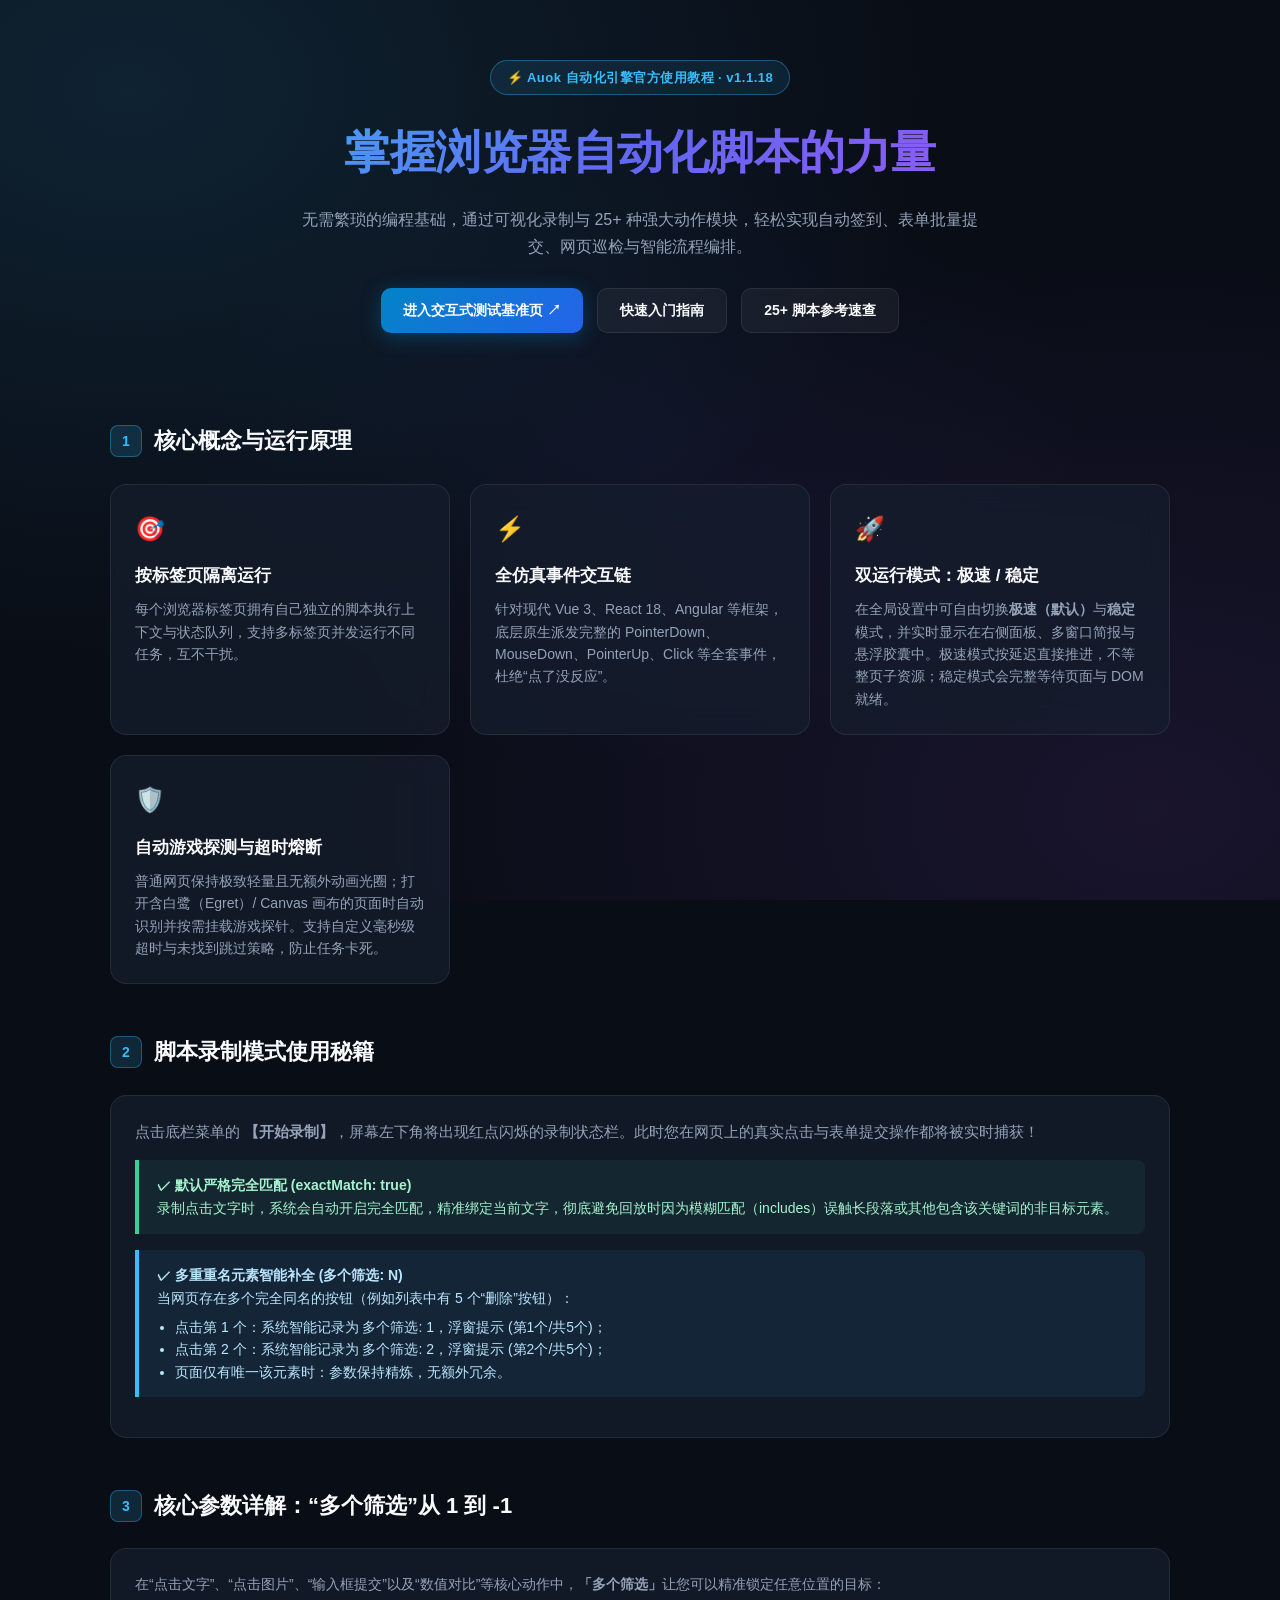
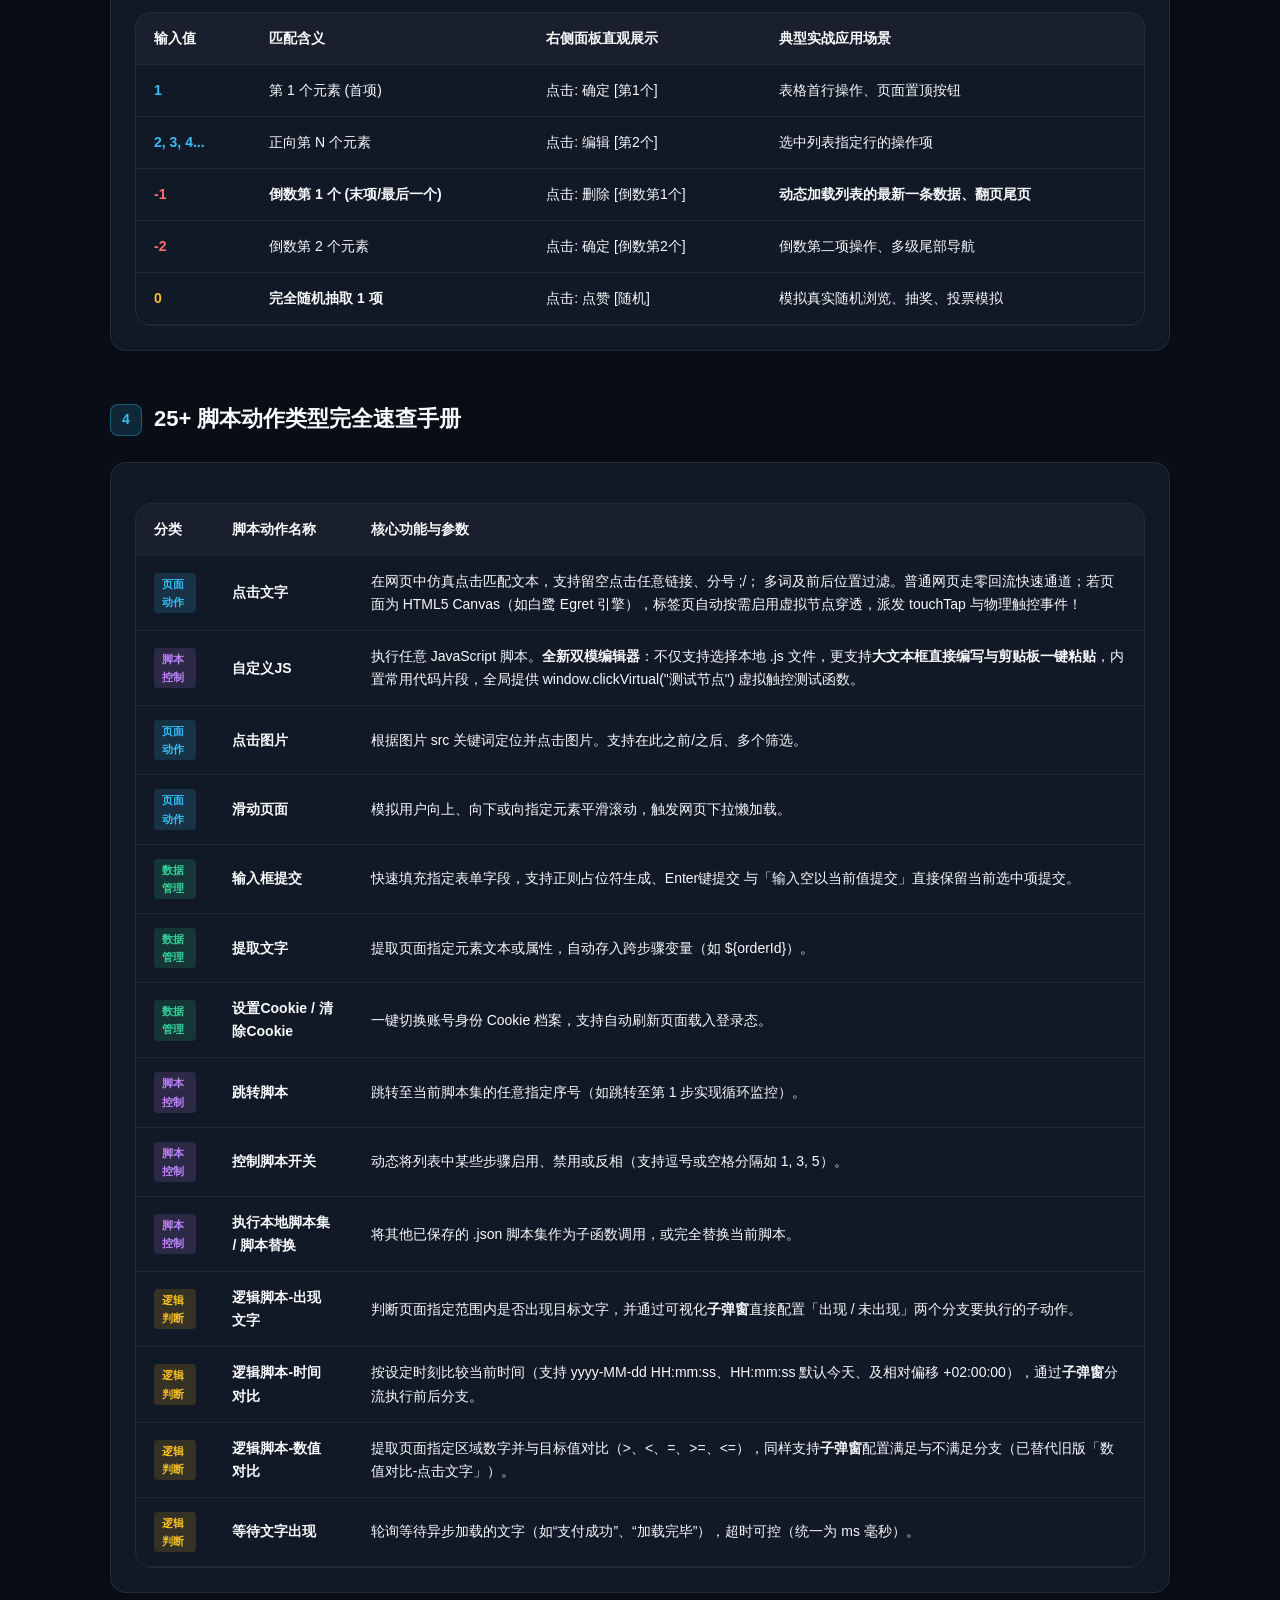
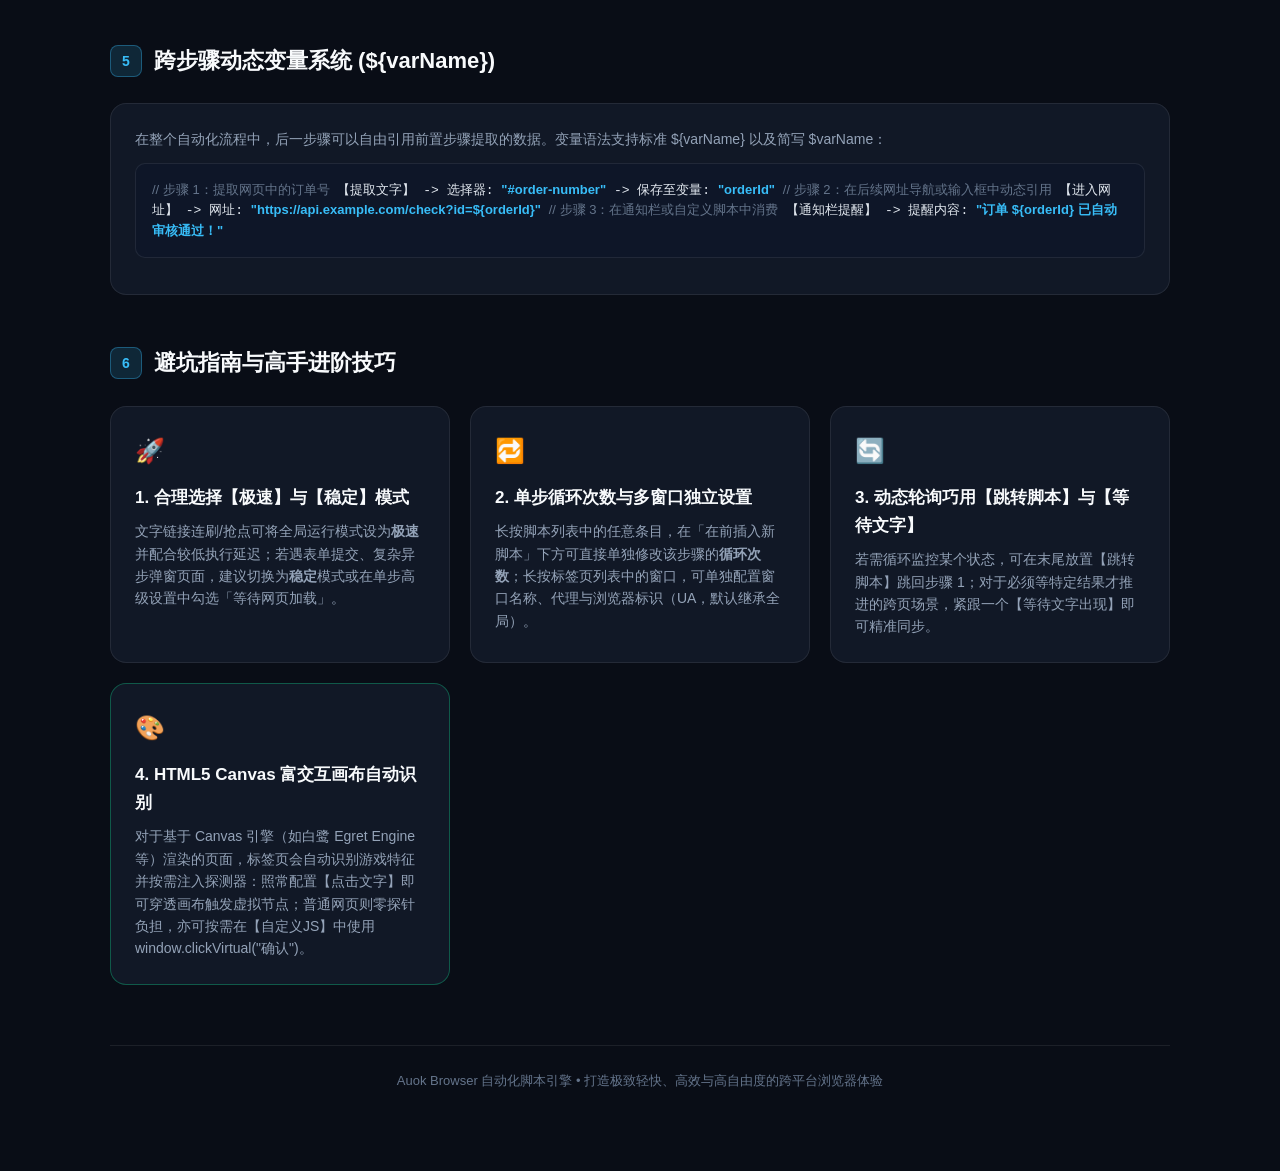
<file: assets/guide.html>
<!DOCTYPE html>
<html lang="zh-CN">
<head>
  <meta charset="UTF-8">
  <meta name="viewport" content="width=device-width, initial-scale=1.0">
  <title>Auok 浏览器自动化脚本引擎完全指南教程</title>
  <style>
    :root {
      --bg-dark: #090d16;
      --bg-card: rgba(22, 30, 46, 0.7);
      --bg-card-hover: rgba(30, 41, 64, 0.85);
      --border: rgba(255, 255, 255, 0.08);
      --border-active: rgba(56, 189, 248, 0.35);
      --primary: #38bdf8;
      --primary-gradient: linear-gradient(135deg, #38bdf8 0%, #6366f1 50%, #a855f7 100%);
      --accent-purple: #c084fc;
      --accent-green: #34d399;
      --accent-amber: #fbbf24;
      --accent-rose: #fb7185;
      --text-main: #f8fafc;
      --text-sub: #94a3b8;
      --text-dim: #64748b;
      --code-bg: rgba(15, 23, 42, 0.85);
      --radius-lg: 16px;
      --radius-md: 10px;
    }

    * {
      box-sizing: border-box;
      margin: 0;
      padding: 0;
      font-family: -apple-system, BlinkMacSystemFont, "Segoe UI", Roboto, "PingFang SC", "Microsoft YaHei", sans-serif;
    }

    body {
      background-color: var(--bg-dark);
      background-image: 
        radial-gradient(at 10% 10%, rgba(56, 189, 248, 0.12) 0px, transparent 50%),
        radial-gradient(at 90% 90%, rgba(168, 85, 247, 0.1) 0px, transparent 50%),
        radial-gradient(at 50% 50%, rgba(99, 102, 241, 0.06) 0px, transparent 50%);
      background-attachment: fixed;
      color: var(--text-main);
      line-height: 1.65;
      padding-bottom: 80px;
    }

    /* Container & Layout */
    .container {
      max-width: 1100px;
      margin: 0 auto;
      padding: 0 20px;
    }

    /* Hero Banner */
    .hero {
      padding: 60px 0 40px;
      text-align: center;
      position: relative;
    }
    .hero-badge {
      display: inline-flex;
      align-items: center;
      gap: 6px;
      padding: 6px 16px;
      border-radius: 9999px;
      background: rgba(56, 189, 248, 0.1);
      border: 1px solid var(--border-active);
      color: var(--primary);
      font-size: 13px;
      font-weight: 600;
      margin-bottom: 20px;
      letter-spacing: 0.5px;
    }
    .hero h1 {
      font-size: clamp(32px, 5vw, 46px);
      font-weight: 800;
      background: var(--primary-gradient);
      -webkit-background-clip: text;
      background-clip: text;
      -webkit-text-fill-color: transparent;
      margin-bottom: 16px;
      letter-spacing: -0.5px;
    }
    .hero p {
      font-size: 16px;
      color: var(--text-sub);
      max-width: 700px;
      margin: 0 auto 28px;
    }
    .hero-actions {
      display: flex;
      justify-content: center;
      gap: 14px;
      flex-wrap: wrap;
    }

    /* Modern Buttons */
    .btn {
      display: inline-flex;
      align-items: center;
      gap: 8px;
      padding: 10px 22px;
      border-radius: var(--radius-md);
      font-size: 14px;
      font-weight: 600;
      text-decoration: none;
      transition: all 0.25s ease;
      cursor: pointer;
      border: none;
    }
    .btn-primary {
      background: linear-gradient(135deg, #0284c7, #2563eb);
      color: #fff;
      box-shadow: 0 4px 20px rgba(2, 132, 199, 0.35);
    }
    .btn-primary:hover {
      box-shadow: 0 6px 24px rgba(2, 132, 199, 0.5);
      transform: translateY(-2px);
    }
    .btn-glass {
      background: rgba(255, 255, 255, 0.05);
      color: var(--text-main);
      border: 1px solid var(--border);
      backdrop-filter: blur(10px);
    }
    .btn-glass:hover {
      background: rgba(255, 255, 255, 0.1);
      border-color: var(--border-active);
      transform: translateY(-2px);
    }

    /* Section Styles */
    section {
      margin-top: 50px;
    }
    .section-header {
      margin-bottom: 24px;
      display: flex;
      align-items: center;
      gap: 12px;
    }
    .section-num {
      width: 32px;
      height: 32px;
      border-radius: 8px;
      background: rgba(56, 189, 248, 0.15);
      color: var(--primary);
      display: flex;
      align-items: center;
      justify-content: center;
      font-weight: 700;
      font-size: 14px;
      border: 1px solid var(--border-active);
    }
    .section-title {
      font-size: 22px;
      font-weight: 700;
      color: var(--text-main);
    }

    /* Glass Cards */
    .card-grid {
      display: grid;
      grid-template-columns: repeat(auto-fit, minmax(320px, 1fr));
      gap: 20px;
    }
    .card {
      background: var(--bg-card);
      backdrop-filter: blur(16px);
      -webkit-backdrop-filter: blur(16px);
      border: 1px solid var(--border);
      border-radius: var(--radius-lg);
      padding: 24px;
      transition: all 0.3s ease;
      position: relative;
      overflow: hidden;
    }
    .card:hover {
      background: var(--bg-card-hover);
      border-color: var(--border-active);
      box-shadow: 0 12px 30px -10px rgba(0, 0, 0, 0.4);
      transform: translateY(-2px);
    }
    .card-icon {
      font-size: 24px;
      margin-bottom: 14px;
      display: inline-block;
    }
    .card h3 {
      font-size: 17px;
      font-weight: 600;
      margin-bottom: 8px;
      color: var(--text-main);
    }
    .card p {
      font-size: 14px;
      color: var(--text-sub);
      line-height: 1.6;
    }

    /* Highlight Alerts */
    .alert {
      background: rgba(56, 189, 248, 0.08);
      border-left: 4px solid var(--primary);
      border-radius: 0 8px 8px 0;
      padding: 14px 18px;
      margin: 16px 0;
      font-size: 14px;
      color: #bae6fd;
    }
    .alert-success {
      background: rgba(52, 211, 153, 0.08);
      border-left-color: var(--accent-green);
      color: #a7f3d0;
    }
    .alert-warning {
      background: rgba(251, 191, 36, 0.08);
      border-left-color: var(--accent-amber);
      color: #fde68a;
    }

    /* Code Blocks & Examples */
    .code-box {
      background: var(--code-bg);
      border: 1px solid rgba(255, 255, 255, 0.08);
      border-radius: var(--radius-md);
      padding: 16px;
      margin: 12px 0;
      font-family: Consolas, Monaco, "Courier New", monospace;
      font-size: 13px;
      color: #e2e8f0;
      overflow-x: auto;
      line-height: 1.5;
    }
    .code-box .highlight {
      color: var(--primary);
      font-weight: bold;
    }
    .code-box .comment {
      color: var(--text-dim);
    }

    /* Interactive Table */
    .table-box {
      width: 100%;
      overflow-x: auto;
      border: 1px solid var(--border);
      border-radius: var(--radius-lg);
      margin-top: 16px;
    }
    table {
      width: 100%;
      border-collapse: collapse;
      font-size: 14px;
      text-align: left;
    }
    th, td {
      padding: 14px 18px;
      border-bottom: 1px solid rgba(255, 255, 255, 0.06);
    }
    th {
      background: rgba(255, 255, 255, 0.03);
      color: var(--text-main);
      font-weight: 600;
    }
    tr:hover td {
      background: rgba(255, 255, 255, 0.02);
    }
    .tag {
      display: inline-block;
      padding: 2px 8px;
      border-radius: 4px;
      font-size: 11px;
      font-weight: 600;
    }
    .tag-blue { background: rgba(56, 189, 248, 0.15); color: #38bdf8; }
    .tag-purple { background: rgba(192, 132, 252, 0.15); color: #c084fc; }
    .tag-green { background: rgba(52, 211, 153, 0.15); color: #34d399; }
    .tag-amber { background: rgba(251, 191, 36, 0.15); color: #fbbf24; }

    /* Footer */
    footer {
      text-align: center;
      margin-top: 60px;
      padding-top: 24px;
      border-top: 1px solid var(--border);
      color: var(--text-dim);
      font-size: 13px;
    }
  </style>
</head>
<body>
  <div class="container">
    <!-- Hero Banner -->
    <header class="hero">
      <div class="hero-badge">⚡ Auok 自动化引擎官方使用教程 · v1.1.18</div>
      <h1>掌握浏览器自动化脚本的力量</h1>
      <p>无需繁琐的编程基础，通过可视化录制与 25+ 种强大动作模块，轻松实现自动签到、表单批量提交、网页巡检与智能流程编排。</p>
      <div class="hero-actions">
        <a href="test_page.html" class="btn btn-primary">进入交互式测试基准页 ↗</a>
        <a href="#quickstart" class="btn btn-glass">快速入门指南</a>
        <a href="#script-types" class="btn btn-glass">25+ 脚本参考速查</a>
      </div>
    </header>

    <!-- 1. 快速入门 -->
    <section id="quickstart">
      <div class="section-header">
        <div class="section-num">1</div>
        <h2 class="section-title">核心概念与运行原理</h2>
      </div>
      <div class="card-grid">
        <div class="card">
          <div class="card-icon">🎯</div>
          <h3>按标签页隔离运行</h3>
          <p>每个浏览器标签页拥有自己独立的脚本执行上下文与状态队列，支持多标签页并发运行不同任务，互不干扰。</p>
        </div>
        <div class="card">
          <div class="card-icon">⚡</div>
          <h3>全仿真事件交互链</h3>
          <p>针对现代 Vue 3、React 18、Angular 等框架，底层原生派发完整的 PointerDown、MouseDown、PointerUp、Click 等全套事件，杜绝“点了没反应”。</p>
        </div>
        <div class="card">
          <div class="card-icon">🚀</div>
          <h3>双运行模式：极速 / 稳定</h3>
          <p>在全局设置中可自由切换<strong>极速（默认）</strong>与<strong>稳定</strong>模式，并实时显示在右侧面板、多窗口简报与悬浮胶囊中。极速模式按延迟直接推进，不等整页子资源；稳定模式会完整等待页面与 DOM 就绪。</p>
        </div>
        <div class="card">
          <div class="card-icon">🛡️</div>
          <h3>自动游戏探测与超时熔断</h3>
          <p>普通网页保持极致轻量且无额外动画光圈；打开含白鹭（Egret）/ Canvas 画布的页面时自动识别并按需挂载游戏探针。支持自定义毫秒级超时与未找到跳过策略，防止任务卡死。</p>
        </div>
      </div>
    </section>

    <!-- 2. 可视化录制模式秘籍 -->
    <section id="recording">
      <div class="section-header">
        <div class="section-num">2</div>
        <h2 class="section-title">脚本录制模式使用秘籍</h2>
      </div>
      <div class="card">
        <p style="margin-bottom: 14px; font-size: 15px;">
          点击底栏菜单的 <strong>【开始录制】</strong>，屏幕左下角将出现红点闪烁的录制状态栏。此时您在网页上的真实点击与表单提交操作都将被实时捕获！
        </p>

        <div class="alert alert-success">
          <strong>✓ 默认严格完全匹配 (exactMatch: true)</strong><br>
          录制点击文字时，系统会自动开启完全匹配，精准绑定当前文字，彻底避免回放时因为模糊匹配（includes）误触长段落或其他包含该关键词的非目标元素。
        </div>

        <div class="alert">
          <strong>✓ 多重重名元素智能补全 (多个筛选: N)</strong><br>
          当网页存在多个完全同名的按钮（例如列表中有 5 个“删除”按钮）：
          <ul style="margin: 6px 0 0 18px; line-height: 1.6;">
            <li>点击第 1 个：系统智能记录为 <code>多个筛选: 1</code>，浮窗提示 <code>(第1个/共5个)</code>；</li>
            <li>点击第 2 个：系统智能记录为 <code>多个筛选: 2</code>，浮窗提示 <code>(第2个/共5个)</code>；</li>
            <li>页面仅有唯一该元素时：参数保持精炼，无额外冗余。</li>
          </ul>
        </div>
      </div>
    </section>

    <!-- 3. “多个筛选”参数核心法则 -->
    <section id="multi-selection">
      <div class="section-header">
        <div class="section-num">3</div>
        <h2 class="section-title">核心参数详解：“多个筛选”从 1 到 -1</h2>
      </div>
      <div class="card">
        <p style="margin-bottom: 14px;">
          在“点击文字”、“点击图片”、“输入框提交”以及“数值对比”等核心动作中，<strong>「多个筛选」</strong>让您可以精准锁定任意位置的目标：
        </p>
        <div class="table-box">
          <table>
            <thead>
              <tr>
                <th>输入值</th>
                <th>匹配含义</th>
                <th>右侧面板直观展示</th>
                <th>典型实战应用场景</th>
              </tr>
            </thead>
            <tbody>
              <tr>
                <td><strong style="color: #38bdf8;">1</strong></td>
                <td>第 1 个元素 (首项)</td>
                <td><code>点击: 确定 [第1个]</code></td>
                <td>表格首行操作、页面置顶按钮</td>
              </tr>
              <tr>
                <td><strong style="color: #38bdf8;">2, 3, 4...</strong></td>
                <td>正向第 N 个元素</td>
                <td><code>点击: 编辑 [第2个]</code></td>
                <td>选中列表指定行的操作项</td>
              </tr>
              <tr>
                <td><strong style="color: #f87171;">-1</strong></td>
                <td><strong>倒数第 1 个 (末项/最后一个)</strong></td>
                <td><code>点击: 删除 [倒数第1个]</code></td>
                <td><strong>动态加载列表的最新一条数据、翻页尾页</strong></td>
              </tr>
              <tr>
                <td><strong style="color: #f87171;">-2</strong></td>
                <td>倒数第 2 个元素</td>
                <td><code>点击: 确定 [倒数第2个]</code></td>
                <td>倒数第二项操作、多级尾部导航</td>
              </tr>
              <tr>
                <td><strong style="color: #fbbf24;">0</strong></td>
                <td><strong>完全随机抽取 1 项</strong></td>
                <td><code>点击: 点赞 [随机]</code></td>
                <td>模拟真实随机浏览、抽奖、投票模拟</td>
              </tr>
            </tbody>
          </table>
        </div>
      </div>
    </section>

    <!-- 4. 25+ 脚本类型参考手册 -->
    <section id="script-types">
      <div class="section-header">
        <div class="section-num">4</div>
        <h2 class="section-title">25+ 脚本动作类型完全速查手册</h2>
      </div>
      <div class="card">
        <div class="table-box">
          <table>
            <thead>
              <tr>
                <th>分类</th>
                <th>脚本动作名称</th>
                <th>核心功能与参数</th>
              </tr>
            </thead>
            <tbody>
              <tr>
                <td><span class="tag tag-blue">页面动作</span></td>
                <td><strong>点击文字</strong></td>
                <td>在网页中仿真点击匹配文本，支持留空点击任意链接、分号 <code>;</code>/<code>；</code> 多词及前后位置过滤。普通网页走零回流快速通道；若页面为 HTML5 Canvas（如白鹭 Egret 引擎），标签页自动按需启用虚拟节点穿透，派发 touchTap 与物理触控事件！</td>
              </tr>
              <tr>
                <td><span class="tag tag-purple">脚本控制</span></td>
                <td><strong>自定义JS</strong></td>
                <td>执行任意 JavaScript 脚本。<strong>全新双模编辑器</strong>：不仅支持选择本地 <code>.js</code> 文件，更支持<strong>大文本框直接编写与剪贴板一键粘贴</strong>，内置常用代码片段，全局提供 <code>window.clickVirtual("测试节点")</code> 虚拟触控测试函数。</td>
              </tr>
              <tr>
                <td><span class="tag tag-blue">页面动作</span></td>
                <td><strong>点击图片</strong></td>
                <td>根据图片 src 关键词定位并点击图片。支持在此之前/之后、多个筛选。</td>
              </tr>
              <tr>
                <td><span class="tag tag-blue">页面动作</span></td>
                <td><strong>滑动页面</strong></td>
                <td>模拟用户向上、向下或向指定元素平滑滚动，触发网页下拉懒加载。</td>
              </tr>
              <tr>
                <td><span class="tag tag-green">数据管理</span></td>
                <td><strong>输入框提交</strong></td>
                <td>快速填充指定表单字段，支持正则占位符生成、<code>Enter键提交</code> 与「输入空以当前值提交」直接保留当前选中项提交。</td>
              </tr>
              <tr>
                <td><span class="tag tag-green">数据管理</span></td>
                <td><strong>提取文字</strong></td>
                <td>提取页面指定元素文本或属性，自动存入跨步骤变量（如 <code>${orderId}</code>）。</td>
              </tr>
              <tr>
                <td><span class="tag tag-green">数据管理</span></td>
                <td><strong>设置Cookie / 清除Cookie</strong></td>
                <td>一键切换账号身份 Cookie 档案，支持自动刷新页面载入登录态。</td>
              </tr>
              <tr>
                <td><span class="tag tag-purple">脚本控制</span></td>
                <td><strong>跳转脚本</strong></td>
                <td>跳转至当前脚本集的任意指定序号（如跳转至第 1 步实现循环监控）。</td>
              </tr>
              <tr>
                <td><span class="tag tag-purple">脚本控制</span></td>
                <td><strong>控制脚本开关</strong></td>
                <td>动态将列表中某些步骤启用、禁用或反相（支持逗号或空格分隔如 <code>1, 3, 5</code>）。</td>
              </tr>
              <tr>
                <td><span class="tag tag-purple">脚本控制</span></td>
                <td><strong>执行本地脚本集 / 脚本替换</strong></td>
                <td>将其他已保存的 <code>.json</code> 脚本集作为子函数调用，或完全替换当前脚本。</td>
              </tr>
              <tr>
                <td><span class="tag tag-amber">逻辑判断</span></td>
                <td><strong>逻辑脚本-出现文字</strong></td>
                <td>判断页面指定范围内是否出现目标文字，并通过可视化<strong>子弹窗</strong>直接配置「出现 / 未出现」两个分支要执行的子动作。</td>
              </tr>
              <tr>
                <td><span class="tag tag-amber">逻辑判断</span></td>
                <td><strong>逻辑脚本-时间对比</strong></td>
                <td>按设定时刻比较当前时间（支持 <code>yyyy-MM-dd HH:mm:ss</code>、<code>HH:mm:ss</code> 默认今天、及相对偏移 <code>+02:00:00</code>），通过<strong>子弹窗</strong>分流执行前后分支。</td>
              </tr>
              <tr>
                <td><span class="tag tag-amber">逻辑判断</span></td>
                <td><strong>逻辑脚本-数值对比</strong></td>
                <td>提取页面指定区域数字并与目标值对比（&gt;、&lt;、=、&gt;=、&lt;=），同样支持<strong>子弹窗</strong>配置满足与不满足分支（已替代旧版「数值对比-点击文字」）。</td>
              </tr>
              <tr>
                <td><span class="tag tag-amber">逻辑判断</span></td>
                <td><strong>等待文字出现</strong></td>
                <td>轮询等待异步加载的文字（如“支付成功”、“加载完毕”），超时可控（统一为 <code>ms</code> 毫秒）。</td>
              </tr>
            </tbody>
          </table>
        </div>
      </div>
    </section>

    <!-- 5. 变量系统与实战范例 -->
    <section id="variables">
      <div class="section-header">
        <div class="section-num">5</div>
        <h2 class="section-title">跨步骤动态变量系统 (${varName})</h2>
      </div>
      <div class="card">
        <p style="margin-bottom: 12px;">
          在整个自动化流程中，后一步骤可以自由引用前置步骤提取的数据。变量语法支持标准 <code>${varName}</code> 以及简写 <code>$varName</code>：
        </p>

        <div class="code-box">
<span class="comment">// 步骤 1：提取网页中的订单号</span>
【提取文字】 -> 选择器: <span class="highlight">"#order-number"</span> -> 保存至变量: <span class="highlight">"orderId"</span>

<span class="comment">// 步骤 2：在后续网址导航或输入框中动态引用</span>
【进入网址】 -> 网址: <span class="highlight">"https://api.example.com/check?id=${orderId}"</span>

<span class="comment">// 步骤 3：在通知栏或自定义脚本中消费</span>
【通知栏提醒】 -> 提醒内容: <span class="highlight">"订单 ${orderId} 已自动审核通过！"</span>
        </div>
      </div>
    </section>

    <!-- 6. 避坑指南与最佳实践 -->
    <section id="best-practices">
      <div class="section-header">
        <div class="section-num">6</div>
        <h2 class="section-title">避坑指南与高手进阶技巧</h2>
      </div>
      <div class="card-grid">
        <div class="card">
          <div class="card-icon">🚀</div>
          <h3>1. 合理选择【极速】与【稳定】模式</h3>
          <p>文字链接连刷/抢点可将全局运行模式设为<strong>极速</strong>并配合较低执行延迟；若遇表单提交、复杂异步弹窗页面，建议切换为<strong>稳定</strong>模式或在单步高级设置中勾选「等待网页加载」。</p>
        </div>
        <div class="card">
          <div class="card-icon">🔁</div>
          <h3>2. 单步循环次数与多窗口独立设置</h3>
          <p>长按脚本列表中的任意条目，在「在前插入新脚本」下方可直接单独修改该步骤的<strong>循环次数</strong>；长按标签页列表中的窗口，可单独配置窗口名称、代理与浏览器标识（UA，默认继承全局）。</p>
        </div>
        <div class="card">
          <div class="card-icon">🔄</div>
          <h3>3. 动态轮询巧用【跳转脚本】与【等待文字】</h3>
          <p>若需循环监控某个状态，可在末尾放置【跳转脚本】跳回步骤 1；对于必须等特定结果才推进的跨页场景，紧跟一个【等待文字出现】即可精准同步。</p>
        </div>
        <div class="card" style="border-color: rgba(16, 185, 129, 0.4);">
          <div class="card-icon">🎨</div>
          <h3>4. HTML5 Canvas 富交互画布自动识别</h3>
          <p>对于基于 Canvas 引擎（如白鹭 Egret Engine 等）渲染的页面，标签页会自动识别游戏特征并按需注入探测器：照常配置【点击文字】即可穿透画布触发虚拟节点；普通网页则零探针负担，亦可按需在【自定义JS】中使用 <code>window.clickVirtual("确认")</code>。</p>
        </div>
      </div>
    </section>

    <!-- Footer -->
    <footer>
      <p>Auok Browser 自动化脚本引擎 &bull; 打造极致轻快、高效与高自由度的跨平台浏览器体验</p>
    </footer>
  </div>
</body>
</html>
</file>
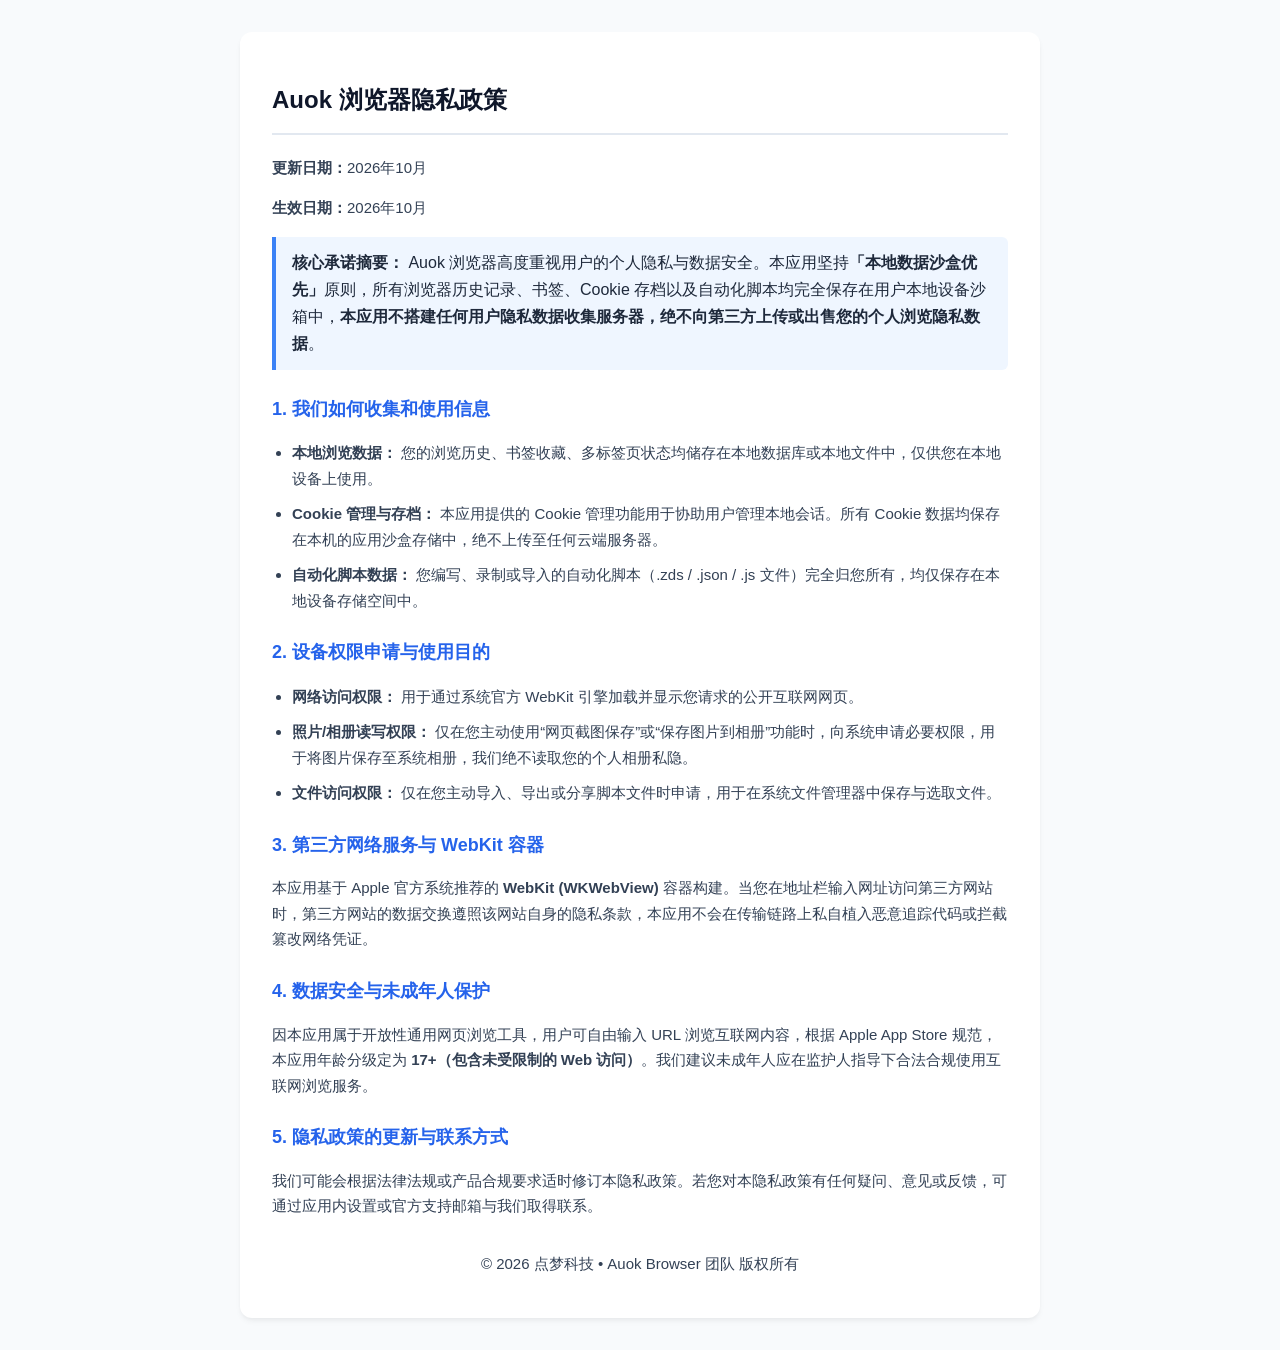
<file: assets/privacy_policy.html>
<!DOCTYPE html>
<html lang="zh-CN">
<head>
  <meta charset="UTF-8">
  <meta name="viewport" content="width=device-width, initial-scale=1.0">
  <title>Auok 浏览器隐私政策 (Privacy Policy)</title>
  <style>
    body {
      font-family: -apple-system, BlinkMacSystemFont, "Segoe UI", Roboto, Helvetica, Arial, sans-serif;
      line-height: 1.7;
      color: #1e293b;
      max-width: 800px;
      margin: 0 auto;
      padding: 32px 20px;
      background-color: #f8fafc;
    }
    .card {
      background: #ffffff;
      padding: 32px;
      border-radius: 12px;
      box-shadow: 0 4px 6px -1px rgba(0, 0, 0, 0.05), 0 2px 4px -1px rgba(0, 0, 0, 0.03);
    }
    h1 {
      color: #0f172a;
      font-size: 24px;
      border-bottom: 2px solid #e2e8f0;
      padding-bottom: 12px;
      margin-bottom: 20px;
    }
    h2 {
      color: #2563eb;
      font-size: 18px;
      margin-top: 24px;
      margin-bottom: 10px;
    }
    p, li {
      font-size: 15px;
      color: #334155;
      margin-bottom: 10px;
    }
    ul {
      padding-left: 20px;
      margin-bottom: 16px;
    }
    .highlight {
      background-color: #eff6ff;
      border-left: 4px solid #3b82f6;
      padding: 12px 16px;
      margin: 16px 0;
      border-radius: 0 6px 6px 0;
    }
    .footer {
      margin-top: 32px;
      text-align: center;
      font-size: 13px;
      color: #64748b;
    }
  </style>
</head>
<body>
  <div class="card">
    <h1>Auok 浏览器隐私政策</h1>
    <p><strong>更新日期：</strong>2026年10月</p>
    <p><strong>生效日期：</strong>2026年10月</p>
    
    <div class="highlight">
      <strong>核心承诺摘要：</strong> Auok 浏览器高度重视用户的个人隐私与数据安全。本应用坚持<strong>「本地数据沙盒优先」</strong>原则，所有浏览器历史记录、书签、Cookie 存档以及自动化脚本均完全保存在用户本地设备沙箱中，<strong>本应用不搭建任何用户隐私数据收集服务器，绝不向第三方上传或出售您的个人浏览隐私数据</strong>。
    </div>

    <h2>1. 我们如何收集和使用信息</h2>
    <ul>
      <li><strong>本地浏览数据：</strong> 您的浏览历史、书签收藏、多标签页状态均储存在本地数据库或本地文件中，仅供您在本地设备上使用。</li>
      <li><strong>Cookie 管理与存档：</strong> 本应用提供的 Cookie 管理功能用于协助用户管理本地会话。所有 Cookie 数据均保存在本机的应用沙盒存储中，绝不上传至任何云端服务器。</li>
      <li><strong>自动化脚本数据：</strong> 您编写、录制或导入的自动化脚本（.zds / .json / .js 文件）完全归您所有，均仅保存在本地设备存储空间中。</li>
    </ul>

    <h2>2. 设备权限申请与使用目的</h2>
    <ul>
      <li><strong>网络访问权限：</strong> 用于通过系统官方 WebKit 引擎加载并显示您请求的公开互联网网页。</li>
      <li><strong>照片/相册读写权限：</strong> 仅在您主动使用“网页截图保存”或“保存图片到相册”功能时，向系统申请必要权限，用于将图片保存至系统相册，我们绝不读取您的个人相册私隐。</li>
      <li><strong>文件访问权限：</strong> 仅在您主动导入、导出或分享脚本文件时申请，用于在系统文件管理器中保存与选取文件。</li>
    </ul>

    <h2>3. 第三方网络服务与 WebKit 容器</h2>
    <p>本应用基于 Apple 官方系统推荐的 <strong>WebKit (WKWebView)</strong> 容器构建。当您在地址栏输入网址访问第三方网站时，第三方网站的数据交换遵照该网站自身的隐私条款，本应用不会在传输链路上私自植入恶意追踪代码或拦截篡改网络凭证。</p>

    <h2>4. 数据安全与未成年人保护</h2>
    <p>因本应用属于开放性通用网页浏览工具，用户可自由输入 URL 浏览互联网内容，根据 Apple App Store 规范，本应用年龄分级定为 <strong>17+（包含未受限制的 Web 访问）</strong>。我们建议未成年人应在监护人指导下合法合规使用互联网浏览服务。</p>

    <h2>5. 隐私政策的更新与联系方式</h2>
    <p>我们可能会根据法律法规或产品合规要求适时修订本隐私政策。若您对本隐私政策有任何疑问、意见或反馈，可通过应用内设置或官方支持邮箱与我们取得联系。</p>
    
    <div class="footer">
      <p>&copy; 2026 点梦科技 &bull; Auok Browser 团队 版权所有</p>
    </div>
  </div>
</body>
</html>
</file>
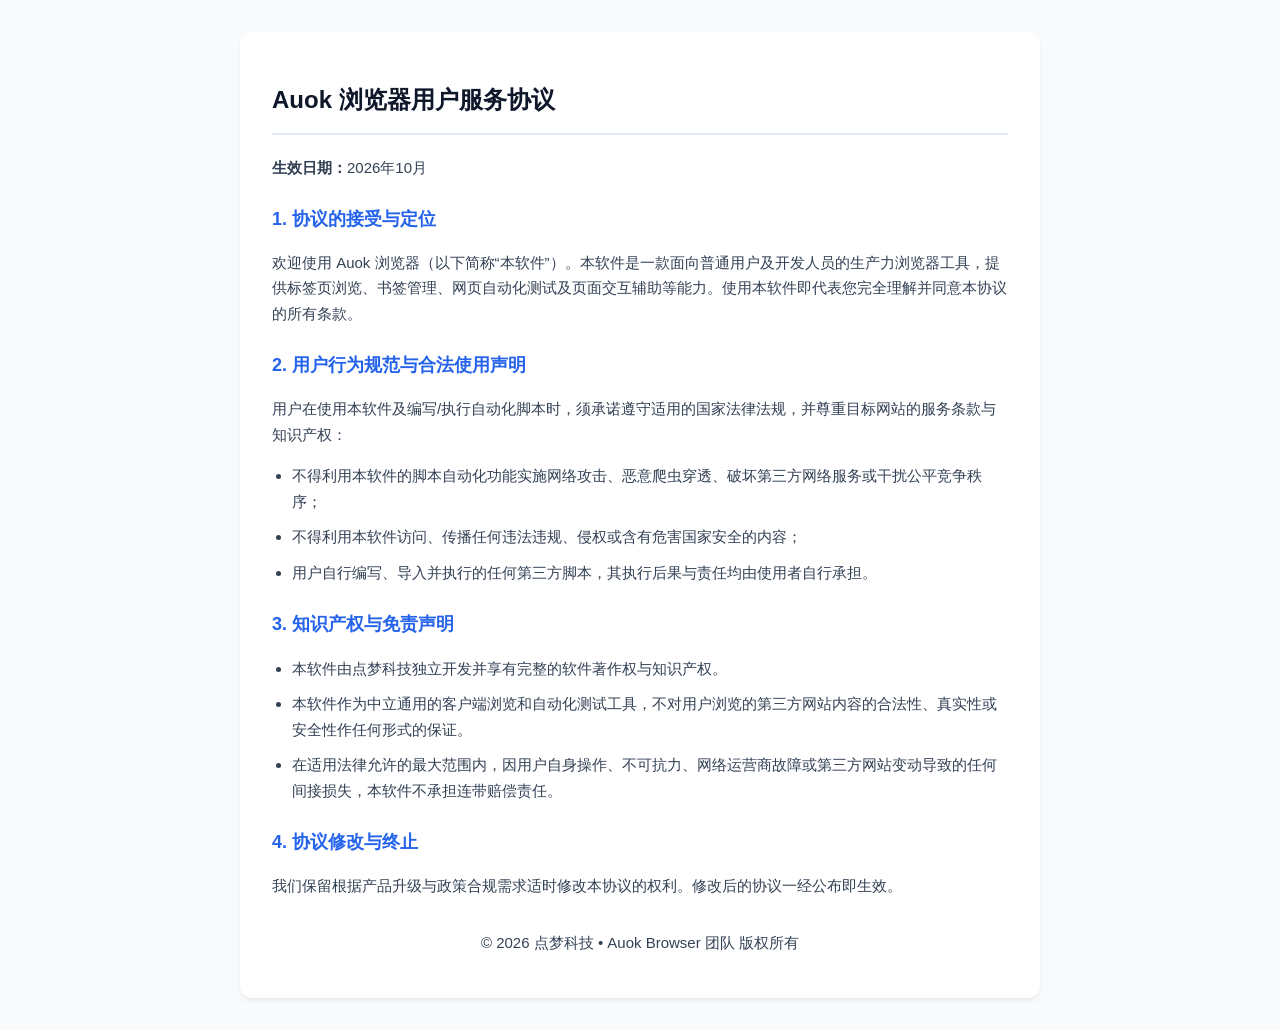
<file: assets/terms_of_service.html>
<!DOCTYPE html>
<html lang="zh-CN">
<head>
  <meta charset="UTF-8">
  <meta name="viewport" content="width=device-width, initial-scale=1.0">
  <title>Auok 浏览器用户服务协议 (Terms of Service)</title>
  <style>
    body {
      font-family: -apple-system, BlinkMacSystemFont, "Segoe UI", Roboto, Helvetica, Arial, sans-serif;
      line-height: 1.7;
      color: #1e293b;
      max-width: 800px;
      margin: 0 auto;
      padding: 32px 20px;
      background-color: #f8fafc;
    }
    .card {
      background: #ffffff;
      padding: 32px;
      border-radius: 12px;
      box-shadow: 0 4px 6px -1px rgba(0, 0, 0, 0.05), 0 2px 4px -1px rgba(0, 0, 0, 0.03);
    }
    h1 {
      color: #0f172a;
      font-size: 24px;
      border-bottom: 2px solid #e2e8f0;
      padding-bottom: 12px;
      margin-bottom: 20px;
    }
    h2 {
      color: #2563eb;
      font-size: 18px;
      margin-top: 24px;
      margin-bottom: 10px;
    }
    p, li {
      font-size: 15px;
      color: #334155;
      margin-bottom: 10px;
    }
    ul {
      padding-left: 20px;
      margin-bottom: 16px;
    }
    .footer {
      margin-top: 32px;
      text-align: center;
      font-size: 13px;
      color: #64748b;
    }
  </style>
</head>
<body>
  <div class="card">
    <h1>Auok 浏览器用户服务协议</h1>
    <p><strong>生效日期：</strong>2026年10月</p>

    <h2>1. 协议的接受与定位</h2>
    <p>欢迎使用 Auok 浏览器（以下简称“本软件”）。本软件是一款面向普通用户及开发人员的生产力浏览器工具，提供标签页浏览、书签管理、网页自动化测试及页面交互辅助等能力。使用本软件即代表您完全理解并同意本协议的所有条款。</p>

    <h2>2. 用户行为规范与合法使用声明</h2>
    <p>用户在使用本软件及编写/执行自动化脚本时，须承诺遵守适用的国家法律法规，并尊重目标网站的服务条款与知识产权：</p>
    <ul>
      <li>不得利用本软件的脚本自动化功能实施网络攻击、恶意爬虫穿透、破坏第三方网络服务或干扰公平竞争秩序；</li>
      <li>不得利用本软件访问、传播任何违法违规、侵权或含有危害国家安全的内容；</li>
      <li>用户自行编写、导入并执行的任何第三方脚本，其执行后果与责任均由使用者自行承担。</li>
    </ul>

    <h2>3. 知识产权与免责声明</h2>
    <ul>
      <li>本软件由点梦科技独立开发并享有完整的软件著作权与知识产权。</li>
      <li>本软件作为中立通用的客户端浏览和自动化测试工具，不对用户浏览的第三方网站内容的合法性、真实性或安全性作任何形式的保证。</li>
      <li>在适用法律允许的最大范围内，因用户自身操作、不可抗力、网络运营商故障或第三方网站变动导致的任何间接损失，本软件不承担连带赔偿责任。</li>
    </ul>

    <h2>4. 协议修改与终止</h2>
    <p>我们保留根据产品升级与政策合规需求适时修改本协议的权利。修改后的协议一经公布即生效。</p>

    <div class="footer">
      <p>&copy; 2026 点梦科技 &bull; Auok Browser 团队 版权所有</p>
    </div>
  </div>
</body>
</html>
</file>
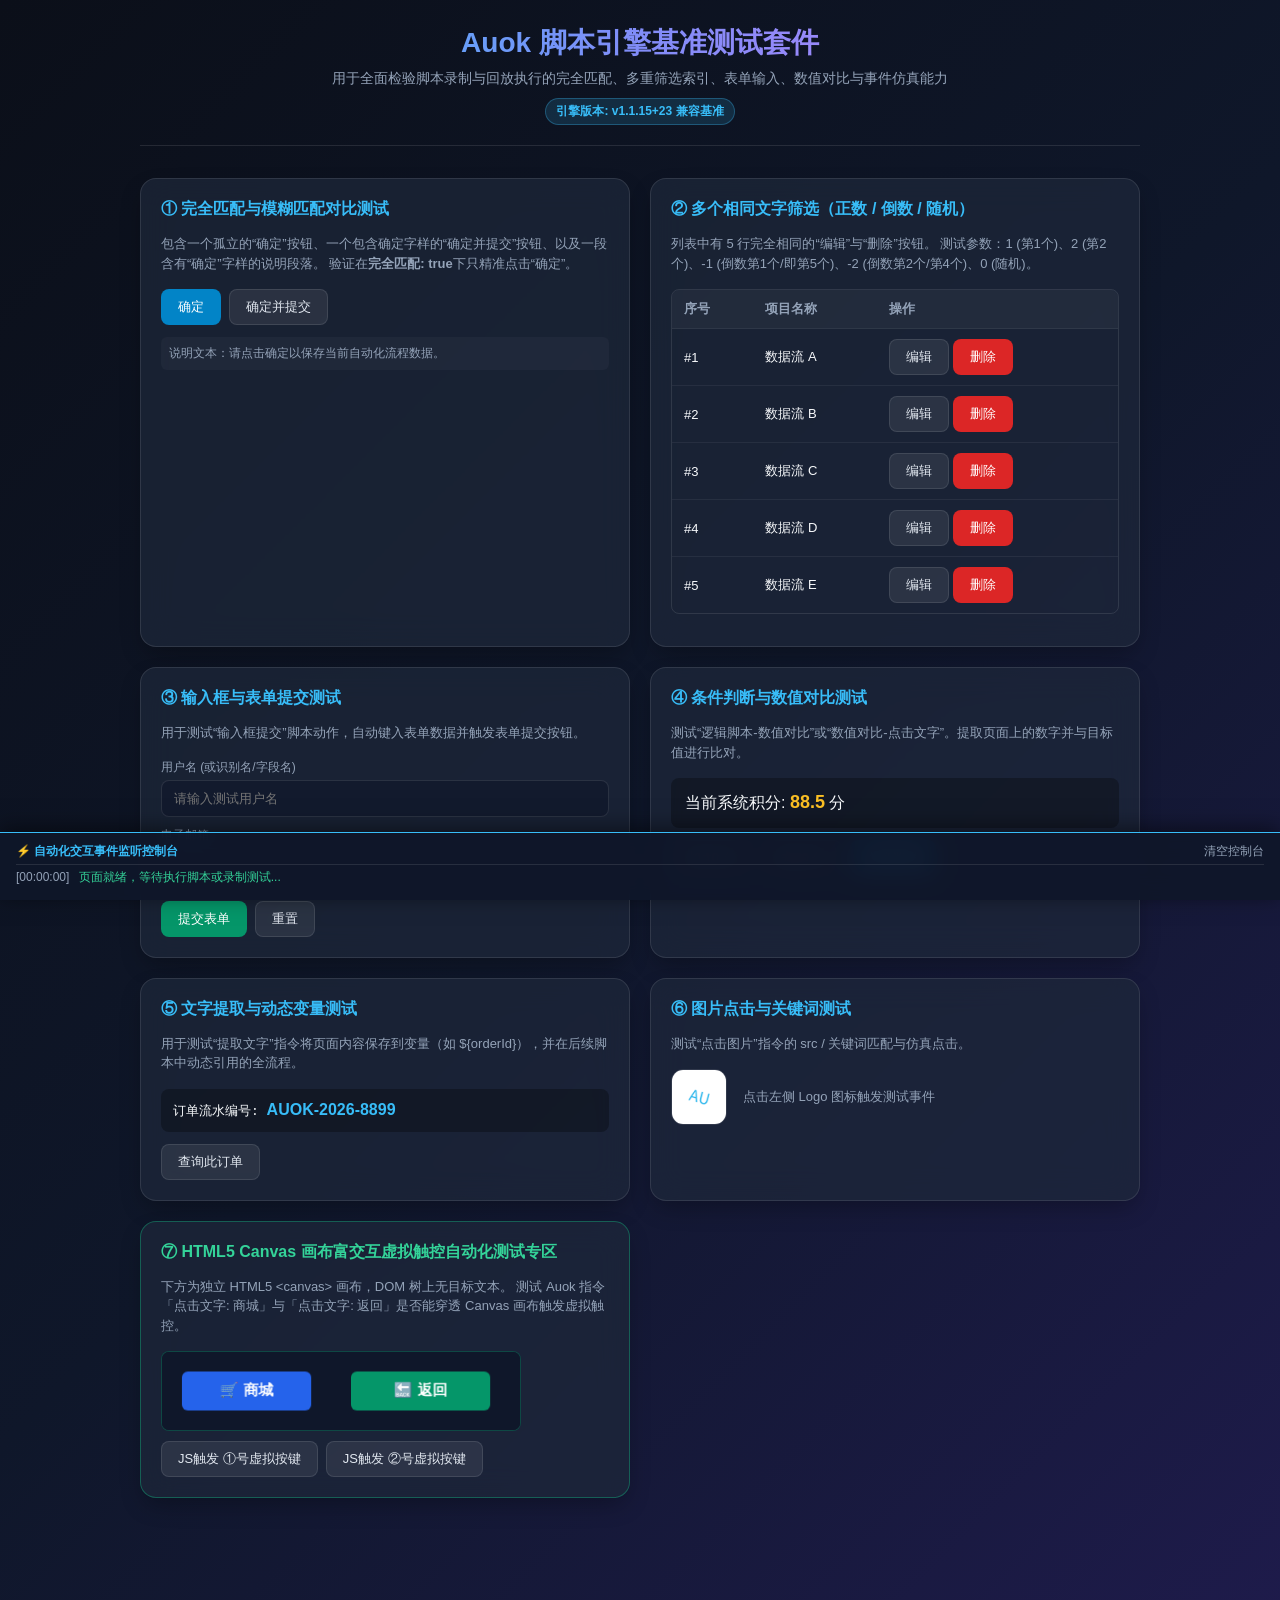
<file: assets/test_page.html>
<!DOCTYPE html>
<html lang="zh-CN">
<head>
  <meta charset="UTF-8">
  <meta name="viewport" content="width=device-width, initial-scale=1.0">
  <title>Auok 脚本引擎全功能交互式测试基准页</title>
  <style>
    :root {
      --bg-primary: #0f172a;
      --bg-card: rgba(30, 41, 59, 0.7);
      --border: rgba(255, 255, 255, 0.1);
      --accent: #38bdf8;
      --accent-glow: rgba(56, 189, 248, 0.3);
      --text-main: #f8fafc;
      --text-muted: #94a3b8;
      --success: #34d399;
      --warning: #fbbf24;
      --danger: #f87171;
    }
    * {
      box-sizing: border-box;
      margin: 0;
      padding: 0;
      font-family: -apple-system, BlinkMacSystemFont, "Segoe UI", Roboto, "PingFang SC", "Microsoft YaHei", sans-serif;
    }
    body {
      background: linear-gradient(135deg, #0b0f19 0%, #0f172a 50%, #1e1b4b 100%);
      color: var(--text-main);
      min-height: 100vh;
      padding: 24px 16px 120px;
    }
    .container {
      max-width: 1000px;
      margin: 0 auto;
    }
    header {
      text-align: center;
      margin-bottom: 32px;
      padding-bottom: 20px;
      border-bottom: 1px solid var(--border);
    }
    header h1 {
      font-size: 28px;
      font-weight: 700;
      background: linear-gradient(to right, #38bdf8, #818cf8, #c084fc);
      -webkit-background-clip: text;
      background-clip: text;
      -webkit-text-fill-color: transparent;
      margin-bottom: 8px;
    }
    header p {
      color: var(--text-muted);
      font-size: 14px;
    }
    .badge {
      display: inline-block;
      padding: 4px 10px;
      border-radius: 9999px;
      font-size: 12px;
      font-weight: 600;
      background: rgba(56, 189, 248, 0.15);
      color: var(--accent);
      border: 1px solid var(--accent-glow);
      margin-top: 10px;
    }
    .grid {
      display: grid;
      grid-template-columns: repeat(auto-fit, minmax(460px, 1fr));
      gap: 20px;
    }
    @media (max-width: 640px) {
      .grid { grid-template-columns: 1fr; }
    }
    .card {
      background: var(--bg-card);
      backdrop-filter: blur(16px);
      -webkit-backdrop-filter: blur(16px);
      border: 1px solid var(--border);
      border-radius: 16px;
      padding: 20px;
      box-shadow: 0 10px 25px -5px rgba(0, 0, 0, 0.3);
      position: relative;
    }
    .card-title {
      font-size: 16px;
      font-weight: 600;
      margin-bottom: 14px;
      display: flex;
      align-items: center;
      gap: 8px;
      color: #38bdf8;
    }
    .card-desc {
      font-size: 13px;
      color: var(--text-muted);
      margin-bottom: 16px;
      line-height: 1.5;
    }
    .btn {
      display: inline-flex;
      align-items: center;
      justify-content: center;
      padding: 8px 16px;
      border-radius: 8px;
      font-size: 13px;
      font-weight: 500;
      cursor: pointer;
      transition: all 0.2s ease;
      border: 1px solid transparent;
      outline: none;
    }
    .btn:active {
      transform: scale(0.97);
    }
    .btn-primary {
      background: #0284c7;
      color: #fff;
    }
    .btn-primary:hover {
      background: #0369a1;
    }
    .btn-success {
      background: #059669;
      color: #fff;
    }
    .btn-success:hover {
      background: #047857;
    }
    .btn-danger {
      background: #dc2626;
      color: #fff;
    }
    .btn-danger:hover {
      background: #b91c1c;
    }
    .btn-secondary {
      background: rgba(255, 255, 255, 0.08);
      color: #e2e8f0;
      border-color: var(--border);
    }
    .btn-secondary:hover {
      background: rgba(255, 255, 255, 0.15);
    }
    .btn-group {
      display: flex;
      gap: 8px;
      flex-wrap: wrap;
    }
    .table-container {
      width: 100%;
      overflow-x: auto;
      border-radius: 8px;
      border: 1px solid var(--border);
      margin-bottom: 12px;
    }
    table {
      width: 100%;
      border-collapse: collapse;
      font-size: 13px;
      text-align: left;
    }
    th, td {
      padding: 10px 12px;
      border-bottom: 1px solid rgba(255, 255, 255, 0.06);
    }
    th {
      background: rgba(255, 255, 255, 0.04);
      color: var(--text-muted);
      font-weight: 600;
    }
    tr:last-child td {
      border-bottom: none;
    }
    .input-field {
      width: 100%;
      padding: 10px 12px;
      background: rgba(15, 23, 42, 0.6);
      border: 1px solid var(--border);
      border-radius: 8px;
      color: #fff;
      font-size: 13px;
      margin-bottom: 10px;
      outline: none;
      transition: border-color 0.2s;
    }
    .input-field:focus {
      border-color: var(--accent);
    }
    label {
      display: block;
      font-size: 12px;
      color: var(--text-muted);
      margin-bottom: 4px;
    }
    /* Fixed bottom log console */
    #console-box {
      position: fixed;
      bottom: 0;
      left: 0;
      right: 0;
      background: rgba(15, 23, 42, 0.95);
      backdrop-filter: blur(12px);
      border-top: 1px solid var(--accent);
      padding: 10px 16px;
      z-index: 9999;
      max-height: 110px;
      overflow-y: auto;
      font-family: monospace;
      font-size: 12px;
      color: #34d399;
      box-shadow: 0 -4px 20px rgba(0, 0, 0, 0.5);
    }
    .log-item {
      margin-bottom: 4px;
      line-height: 1.4;
    }
    .log-time {
      color: var(--text-muted);
      margin-right: 6px;
    }
  </style>
</head>
<body>
  <div class="container">
    <header>
      <h1>Auok 脚本引擎基准测试套件</h1>
      <p>用于全面检验脚本录制与回放执行的完全匹配、多重筛选索引、表单输入、数值对比与事件仿真能力</p>
      <span class="badge">引擎版本: v1.1.15+23 兼容基准</span>
    </header>

    <div class="grid">
      <!-- 1. 完全匹配 vs 包含匹配测试 -->
      <div class="card">
        <div class="card-title">① 完全匹配与模糊匹配对比测试</div>
        <div class="card-desc">
          包含一个孤立的“确定”按钮、一个包含确定字样的“确定并提交”按钮、以及一段含有“确定”字样的说明段落。
          验证在<strong>完全匹配: true</strong>下只精准点击“确定”。
        </div>
        <div class="btn-group" style="margin-bottom: 12px;">
          <button class="btn btn-primary" onclick="logEvent('点击了纯文字【确定】按钮')">确定</button>
          <button class="btn btn-secondary" onclick="logEvent('点击了【确定并提交】组合按钮')">确定并提交</button>
        </div>
        <p style="font-size: 12px; color: var(--text-muted); background: rgba(255,255,255,0.03); padding: 8px; border-radius: 6px;">
          说明文本：请点击确定以保存当前自动化流程数据。
        </p>
      </div>

      <!-- 2. 多重相同文字筛选测试 -->
      <div class="card">
        <div class="card-title">② 多个相同文字筛选（正数 / 倒数 / 随机）</div>
        <div class="card-desc">
          列表中有 5 行完全相同的“编辑”与“删除”按钮。
          测试参数：1 (第1个)、2 (第2个)、-1 (倒数第1个/即第5个)、-2 (倒数第2个/第4个)、0 (随机)。
        </div>
        <div class="table-container">
          <table>
            <thead>
              <tr>
                <th>序号</th>
                <th>项目名称</th>
                <th>操作</th>
              </tr>
            </thead>
            <tbody>
              <tr>
                <td>#1</td>
                <td>数据流 A</td>
                <td>
                  <button class="btn btn-secondary" onclick="logEvent('点击了 第 1 个【编辑】')">编辑</button>
                  <button class="btn btn-danger" onclick="logEvent('点击了 第 1 个【删除】')">删除</button>
                </td>
              </tr>
              <tr>
                <td>#2</td>
                <td>数据流 B</td>
                <td>
                  <button class="btn btn-secondary" onclick="logEvent('点击了 第 2 个【编辑】')">编辑</button>
                  <button class="btn btn-danger" onclick="logEvent('点击了 第 2 个【删除】')">删除</button>
                </td>
              </tr>
              <tr>
                <td>#3</td>
                <td>数据流 C</td>
                <td>
                  <button class="btn btn-secondary" onclick="logEvent('点击了 第 3 个【编辑】')">编辑</button>
                  <button class="btn btn-danger" onclick="logEvent('点击了 第 3 个【删除】')">删除</button>
                </td>
              </tr>
              <tr>
                <td>#4</td>
                <td>数据流 D</td>
                <td>
                  <button class="btn btn-secondary" onclick="logEvent('点击了 第 4 个【编辑】 (倒数第2个)')">编辑</button>
                  <button class="btn btn-danger" onclick="logEvent('点击了 第 4 个【删除】 (倒数第2个)')">删除</button>
                </td>
              </tr>
              <tr>
                <td>#5</td>
                <td>数据流 E</td>
                <td>
                  <button class="btn btn-secondary" onclick="logEvent('点击了 第 5 个【编辑】 (倒数第1个/最后一个)')">编辑</button>
                  <button class="btn btn-danger" onclick="logEvent('点击了 第 5 个【删除】 (倒数第1个/最后一个)')">删除</button>
                </td>
              </tr>
            </tbody>
          </table>
        </div>
      </div>

      <!-- 3. 表单数据填充与提交测试 -->
      <div class="card">
        <div class="card-title">③ 输入框与表单提交测试</div>
        <div class="card-desc">
          用于测试“输入框提交”脚本动作，自动键入表单数据并触发表单提交按钮。
        </div>
        <form id="test-login-form" onsubmit="event.preventDefault(); logEvent('表单提交成功! 用户名: ' + document.getElementById('username-input').value);">
          <label for="username-input">用户名 (或识别名/字段名)</label>
          <input class="input-field" id="username-input" name="用户名" placeholder="请输入测试用户名" />

          <label for="email-input">电子邮箱</label>
          <input class="input-field" id="email-input" name="邮箱" type="email" placeholder="example@auok.dev" />

          <div style="display: flex; gap: 8px; margin-top: 6px;">
            <button type="submit" class="btn btn-success">提交表单</button>
            <button type="button" class="btn btn-secondary" onclick="document.getElementById('test-login-form').reset(); logEvent('表单已重置');">重置</button>
          </div>
        </form>
      </div>

      <!-- 4. 条件判断与数值对比测试 -->
      <div class="card">
        <div class="card-title">④ 条件判断与数值对比测试</div>
        <div class="card-desc">
          测试“逻辑脚本-数值对比”或“数值对比-点击文字”。提取页面上的数字并与目标值进行比对。
        </div>
        <div style="background: rgba(0,0,0,0.3); padding: 14px; border-radius: 8px; margin-bottom: 12px;">
          当前系统积分: <strong id="user-score" style="color: #fbbf24; font-size: 18px;">88.5</strong> 分
        </div>
        <div class="btn-group">
          <button class="btn btn-secondary" onclick="updateScore(10)">加 10 分</button>
          <button class="btn btn-secondary" onclick="updateScore(-10)">减 10 分</button>
          <button class="btn btn-primary" onclick="logEvent('恭喜触发【兑换奖励】')">兑换奖励</button>
        </div>
      </div>

      <!-- 5. 文字提取与变量插值测试 -->
      <div class="card">
        <div class="card-title">⑤ 文字提取与动态变量测试</div>
        <div class="card-desc">
          用于测试“提取文字”指令将页面内容保存到变量（如 ${orderId}），并在后续脚本中动态引用的全流程。
        </div>
        <div style="background: rgba(0,0,0,0.3); padding: 12px; border-radius: 8px; margin-bottom: 12px; font-family: monospace;">
          订单流水编号: <span id="target-order-id" style="color: #38bdf8; font-weight: bold;">AUOK-2026-8899</span>
        </div>
        <button class="btn btn-secondary" onclick="logEvent('已拷贝/记录订单: ' + document.getElementById('target-order-id').innerText)">查询此订单</button>
      </div>

      <!-- 6. 图片与多媒体元素交互 -->
      <div class="card">
        <div class="card-title">⑥ 图片点击与关键词测试</div>
        <div class="card-desc">
          测试“点击图片”指令的 src / 关键词匹配与仿真点击。
        </div>
        <div style="display: flex; align-items: center; gap: 16px;">
          <img id="test-logo-img" src="app_icon.png" alt="AuokLogo" style="width: 56px; height: 56px; border-radius: 12px; cursor: pointer; border: 1px solid var(--border);" onclick="logEvent('点击了 Logo 图片')">
          <span style="font-size: 13px; color: var(--text-muted);">点击左侧 Logo 图标触发测试事件</span>
        </div>
      </div>

      <!-- 7. HTML5 Canvas 画布富交互虚拟触控自动化测试专区 -->
      <div class="card" style="border-color: rgba(16, 185, 129, 0.4);">
        <div class="card-title" style="color: #34d399;">⑦ HTML5 Canvas 画布富交互虚拟触控自动化测试专区</div>
        <div class="card-desc">
          下方为独立 HTML5 &lt;canvas&gt; 画布，DOM 树上无目标文本。
          测试 Auok 指令「点击文字: 商城」与「点击文字: 返回」是否能穿透 Canvas 画布触发虚拟触控。
        </div>
        <div style="display: flex; flex-direction: column; gap: 10px;">
          <canvas id="egret-game-canvas" width="360" height="80" style="background: #0f172a; border: 1px solid rgba(16, 185, 129, 0.3); border-radius: 8px; width: 100%; max-width: 360px; height: 80px;"></canvas>
          <div style="display: flex; gap: 8px; flex-wrap: wrap;">
            <button class="btn btn-secondary" onclick="window.clickVirtual('商城')">JS触发 ①号虚拟按键</button>
            <button class="btn btn-secondary" onclick="window.clickVirtual('返回')">JS触发 ②号虚拟按键</button>
          </div>
        </div>
      </div>
    </div>
  </div>

  <!-- 实时交互事件监控台 -->
  <div id="console-box">
    <div style="display: flex; justify-content: space-between; border-bottom: 1px solid rgba(255,255,255,0.1); padding-bottom: 4px; margin-bottom: 4px;">
      <span style="font-weight: bold; color: #38bdf8;">⚡ 自动化交互事件监听控制台</span>
      <span style="cursor: pointer; color: var(--text-muted);" onclick="document.getElementById('log-list').innerHTML = '';">清空控制台</span>
    </div>
    <div id="log-list">
      <div class="log-item"><span class="log-time">[00:00:00]</span> 页面就绪，等待执行脚本或录制测试...</div>
    </div>
  </div>

  <script>
    function logEvent(msg) {
      const now = new Date();
      const timeStr = now.toTimeString().split(' ')[0] + '.' + String(now.getMilliseconds()).padStart(3, '0');
      const logList = document.getElementById('log-list');
      const item = document.createElement('div');
      item.className = 'log-item';
      item.innerHTML = '<span class="log-time">[' + timeStr + ']</span> ' + msg;
      logList.appendChild(item);
      document.getElementById('console-box').scrollTop = document.getElementById('console-box').scrollHeight;
    }

    function updateScore(delta) {
      const el = document.getElementById('user-score');
      let score = parseFloat(el.innerText) || 0;
      score = Math.max(0, score + delta);
      el.innerText = score.toFixed(1);
      logEvent('积分已更新为: ' + el.innerText);
    }

    // 初始化白鹭引擎 (Egret) 虚拟 Canvas 画布与 Stage 舞台仿真
    (function initEgretSimulator() {
      const canvas = document.getElementById('egret-game-canvas');
      if (!canvas) return;
      const ctx = canvas.getContext('2d');

      let activeBtn = null;

      // 绘制游戏画布背景与虚拟按钮（支持被按下时高亮闪烁）
      function drawScene() {
        ctx.fillStyle = '#0f172a';
        ctx.fillRect(0, 0, canvas.width, canvas.height);

        // 按钮 1: 商城
        ctx.fillStyle = activeBtn === 'shop' ? '#38bdf8' : '#2563eb';
        ctx.beginPath();
        ctx.roundRect ? ctx.roundRect(20, 20, 130, 40, 6) : ctx.rect(20, 20, 130, 40);
        ctx.fill();
        ctx.fillStyle = '#ffffff';
        ctx.font = 'bold 15px sans-serif';
        ctx.textAlign = 'center';
        ctx.textBaseline = 'middle';
        ctx.fillText('🛒 商城', 85, 40);

        // 按钮 2: 返回
        ctx.fillStyle = activeBtn === 'back' ? '#34d399' : '#059669';
        ctx.beginPath();
        ctx.roundRect ? ctx.roundRect(190, 20, 140, 40, 6) : ctx.rect(190, 20, 140, 40);
        ctx.fill();
        ctx.fillStyle = '#ffffff';
        ctx.fillText('🔙 返回', 260, 40);
      }
      drawScene();

      function flashButton(btnName) {
        activeBtn = btnName;
        drawScene();
        setTimeout(function() {
          activeBtn = null;
          drawScene();
        }, 220);
      }

      // 构建模拟白鹭 Stage 与可交互节点树 (带父子继承容器与不同空格格式)
      const parentButton = {
        touchEnabled: true,
        width: 140,
        height: 40,
        dispatchEvent: function(e) {
          logEvent('🎮 [白鹭Canvas - Button父级] 接收到冒泡事件: (Type: ' + (e.type || 'touchTap') + ')');
          return true;
        }
      };

      const nodeShop = {
        text: '商城',
        visible: true,
        touchEnabled: true,
        x: 20,
        y: 20,
        width: 130,
        height: 40,
        localToGlobal: function(x, y) { return { x: 20 + x, y: 20 + y }; },
        dispatchEvent: function(e) {
          flashButton('shop');
          logEvent('🎨 [Canvas触控] 触发虚拟节点事件:【商城】(Type: ' + (e.type || 'touchTap') + ')');
          return true;
        }
      };

      const nodeBack = {
        text: ' 返回 ', // 模拟带前后空格的内部文本
        visible: true,
        touchEnabled: false, // 模拟文本节点自身不可点击，依赖父级或冒泡
        parent: parentButton,
        x: 190,
        y: 20,
        width: 140,
        height: 40,
        localToGlobal: function(x, y) { return { x: 190 + x, y: 20 + y }; },
        dispatchEvent: function(e) {
          flashButton('back');
          logEvent('🎨 [Canvas触控] 触发虚拟节点事件:【返回】(Type: ' + (e.type || 'touchTap') + ')');
          return true;
        }
      };

      // 挂载白鹭 Stage 舞台对象 (360x80 真实像素等比)
      const stage = {
        stageWidth: 360,
        stageHeight: 80,
        $hitTest: function(x, y) {
          if (x >= 20 && x <= 150 && y >= 20 && y <= 60) return nodeShop;
          if (x >= 190 && x <= 330 && y >= 20 && y <= 60) return nodeBack;
          return null;
        },
        visible: true,
        $children: [nodeShop, nodeBack]
      };

      canvas.stage = stage;
      canvas.setAttribute('data-entry-class', 'Main');

      // 挂载全局环境供探针与外部脚本探测
      window.stage = stage;
      window.egret = window.egret || {
        MainContext: {
          instance: {
            stage: stage
          }
        },
        TouchEvent: {
          TOUCH_TAP: 'touchTap'
        }
      };

      // 挂载全局辅助测试函数
      window.clickVirtual = function(keyword, exact) {
        if (!keyword) return false;
        logEvent('🚀 [JS测试] 触发虚拟节点:【' + keyword + '】');
        const nodes = stage.$children || [];
        for (let node of nodes) {
          const text = (node.text || '').trim();
          const match = exact ? (text === keyword.trim()) : (text.indexOf(keyword.trim()) !== -1);
          if (match) {
            node.dispatchEvent({ type: 'touchTap' });
            return true;
          }
        }
        logEvent('❌ 白鹭舞台上未找到包含【' + keyword + '】的虚拟节点');
        return false;
      };

      // 移动端 Canvas 富交互典型行为：在 touchstart 处 preventDefault 压制后续 click
      canvas.addEventListener('touchstart', function(e) {
        e.preventDefault();
      }, { passive: false });

      canvas.addEventListener('touchend', function(e) {
        e.preventDefault();
        const touch = e.changedTouches[0];
        if (!touch) return;
        const rect = canvas.getBoundingClientRect();
        const scaleX = canvas.stage.stageWidth / rect.width;
        const scaleY = canvas.stage.stageHeight / rect.height;
        const x = (touch.clientX - rect.left) * scaleX;
        const y = (touch.clientY - rect.top) * scaleY;

        if (x >= 20 && x <= 150 && y >= 20 && y <= 60) {
          nodeShop.dispatchEvent({ type: 'touchTap' });
        } else if (x >= 190 && x <= 330 && y >= 20 && y <= 60) {
          nodeBack.dispatchEvent({ type: 'touchTap' });
        }
      }, { passive: false });

      // 同时也支持物理点击响应
      canvas.addEventListener('click', function(e) {
        const rect = canvas.getBoundingClientRect();
        const scaleX = canvas.stage.stageWidth / rect.width;
        const scaleY = canvas.stage.stageHeight / rect.height;
        const x = (e.clientX - rect.left) * scaleX;
        const y = (e.clientY - rect.top) * scaleY;

        if (x >= 20 && x <= 150 && y >= 20 && y <= 60) {
          nodeShop.dispatchEvent({ type: 'physicalClick' });
        } else if (x >= 190 && x <= 330 && y >= 20 && y <= 60) {
          nodeBack.dispatchEvent({ type: 'physicalClick' });
        }
      });
    })();
  </script>
</body>
</html>
</file>
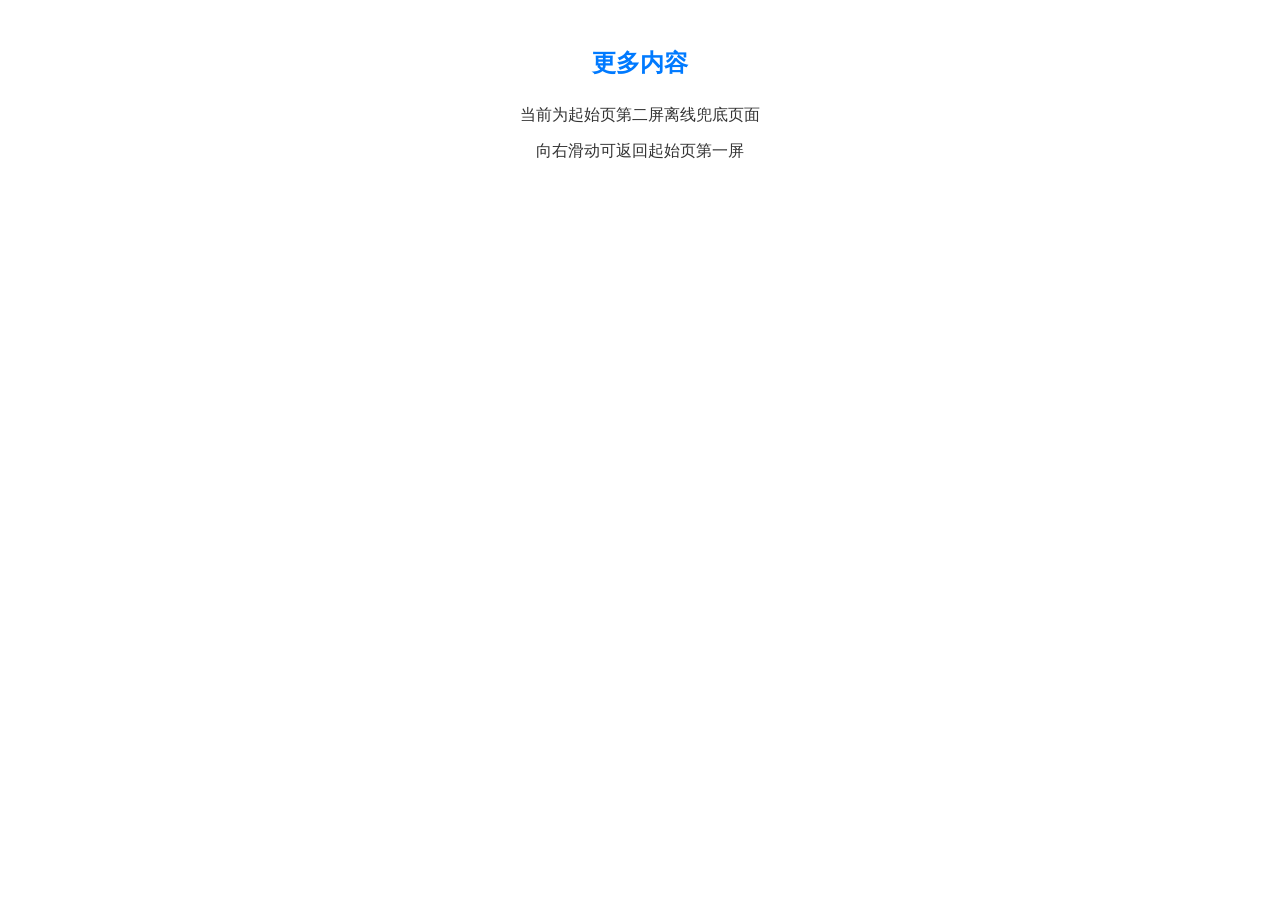
<file: assets/welcome_2.html>
<!DOCTYPE html>
<html>
<head>
    <meta charset="UTF-8">
    <meta name="viewport" content="width=device-width, initial-scale=1.0">
    <title>欢迎使用</title>
    <style>
        body {
            font-family: -apple-system, BlinkMacSystemFont, "Segoe UI", Roboto, Helvetica, Arial, sans-serif;
            padding: 20px;
            color: #333;
            line-height: 1.6;
            text-align: center;
        }
        h1 {
            color: #007AFF;
            font-size: 24px;
            margin-bottom: 20px;
        }
        p {
            margin: 10px 0;
            font-size: 16px;
        }
    </style>
</head>
<body>
    <h1>更多内容</h1>
    <p>当前为起始页第二屏离线兜底页面</p>
    <p>向右滑动可返回起始页第一屏</p>
</body>
</html>
</file>
